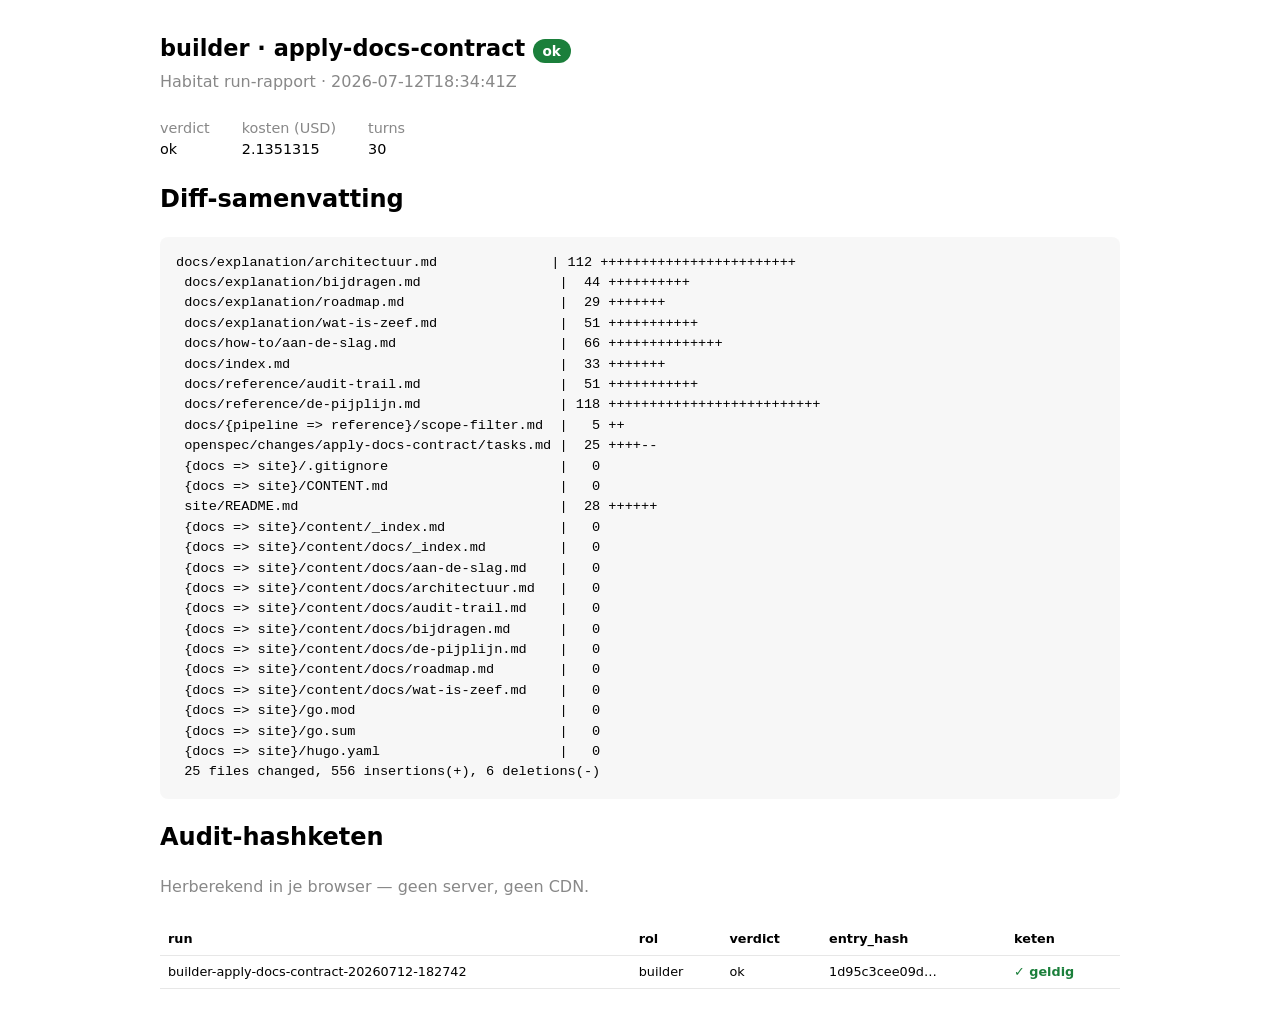
<file: .habitat/run-report-builder-apply-docs-contract-20260712-182742.html>
<!doctype html><html lang=nl><head><meta charset=utf-8>
<meta name=viewport content="width=device-width,initial-scale=1"><title>Habitat run builder-apply-docs-contract-20260712-182742</title>
<style>
:root{color-scheme:light dark}
body{font-family:system-ui,-apple-system,Segoe UI,Roboto,sans-serif;margin:0;padding:2rem;
 max-width:60rem;margin-inline:auto;line-height:1.5}
h1{font-size:1.4rem;margin:0 0 .25rem}
.sub{color:#888;margin-bottom:1.5rem}
.badge{display:inline-block;padding:.1rem .6rem;border-radius:1rem;font-weight:600;font-size:.85rem}
.ok{background:#1b7f3b;color:#fff}.bad{background:#b3261e;color:#fff}
.grid{display:flex;gap:2rem;flex-wrap:wrap;margin:1rem 0}
.grid div{font-size:.9rem}.grid b{display:block;color:#888;font-weight:500}
pre{background:#8881;padding:1rem;border-radius:.5rem;overflow-x:auto;font-size:.85rem}
table{border-collapse:collapse;width:100%;font-size:.8rem}
th,td{text-align:left;padding:.4rem .5rem;border-bottom:1px solid #8883}
code{font-family:ui-monospace,monospace}
.v-ok{color:#1b7f3b;font-weight:700}.v-bad{color:#b3261e;font-weight:700}
</style></head><body>
<h1>builder · apply-docs-contract <span class="badge ok">ok</span></h1>
<div class=sub>Habitat run-rapport · 2026-07-12T18:34:41Z</div>
<div class=grid>
 <div><b>verdict</b>ok</div><div><b>kosten (USD)</b>2.1351315</div>
 <div><b>turns</b>30</div>
</div>
<h2>Diff-samenvatting</h2><pre>docs/explanation/architectuur.md              | 112 ++++++++++++++++++++++++
 docs/explanation/bijdragen.md                 |  44 ++++++++++
 docs/explanation/roadmap.md                   |  29 +++++++
 docs/explanation/wat-is-zeef.md               |  51 +++++++++++
 docs/how-to/aan-de-slag.md                    |  66 ++++++++++++++
 docs/index.md                                 |  33 +++++++
 docs/reference/audit-trail.md                 |  51 +++++++++++
 docs/reference/de-pijplijn.md                 | 118 ++++++++++++++++++++++++++
 docs/{pipeline =&gt; reference}/scope-filter.md  |   5 ++
 openspec/changes/apply-docs-contract/tasks.md |  25 ++++--
 {docs =&gt; site}/.gitignore                     |   0
 {docs =&gt; site}/CONTENT.md                     |   0
 site/README.md                                |  28 ++++++
 {docs =&gt; site}/content/_index.md              |   0
 {docs =&gt; site}/content/docs/_index.md         |   0
 {docs =&gt; site}/content/docs/aan-de-slag.md    |   0
 {docs =&gt; site}/content/docs/architectuur.md   |   0
 {docs =&gt; site}/content/docs/audit-trail.md    |   0
 {docs =&gt; site}/content/docs/bijdragen.md      |   0
 {docs =&gt; site}/content/docs/de-pijplijn.md    |   0
 {docs =&gt; site}/content/docs/roadmap.md        |   0
 {docs =&gt; site}/content/docs/wat-is-zeef.md    |   0
 {docs =&gt; site}/go.mod                         |   0
 {docs =&gt; site}/go.sum                         |   0
 {docs =&gt; site}/hugo.yaml                      |   0
 25 files changed, 556 insertions(+), 6 deletions(-)</pre>
<h2>Audit-hashketen</h2>
<p class=sub>Herberekend in je browser — geen server, geen CDN.</p>
<table><thead><tr><th>run</th><th>rol</th><th>verdict</th><th>entry_hash</th><th>keten</th></tr></thead>
<tbody id=rows></tbody></table>
<script>
const FIELDS=["prev_hash", "ts", "role", "change", "run_id", "verdict", "subtype", "diff_hash", "cost", "turns"], CHAIN=[{"ts": "2026-07-12T18:34:41Z", "role": "builder", "change": "apply-docs-contract", "run_id": "builder-apply-docs-contract-20260712-182742", "verdict": "ok", "subtype": "success", "cost": "2.1351315", "turns": "30", "diff_hash": "70e0f415737d244ab33dc8eddec7ac249fdf3cf8d2e167f3a79836034166b5b0", "prev_hash": "", "entry_hash": "1d95c3cee09df6b17c9d397e241f2ebca153efce95c2748a1f6f3592fda1f3dd"}];
const payload=e=>FIELDS.map(f=>String(e[f]??"")).join("|");
async function sha(s){const b=await crypto.subtle.digest("SHA-256",new TextEncoder().encode(s));
 return [...new Uint8Array(b)].map(x=>x.toString(16).padStart(2,"0")).join("")}
(async()=>{const tb=document.getElementById("rows");let prev="";
 for(const e of CHAIN){const calc=await sha(payload(e));
  const ok=calc===e.entry_hash && e.prev_hash===prev;
  const tr=document.createElement("tr");
  // textContent (nooit innerHTML) — audit-waarden worden niet als HTML uitgevoerd
  const mk=(t,cls)=>{const td=document.createElement("td");td.textContent=t;if(cls)td.className=cls;tr.appendChild(td)};
  mk(e.run_id);mk(e.role);mk(e.verdict);mk((e.entry_hash||"").slice(0,12)+"\u2026");
  mk(ok?"\u2713 geldig":"\u2717 gebroken", ok?"v-ok":"v-bad");
  tb.appendChild(tr);prev=e.entry_hash;}
})();
</script></body></html>
</file>
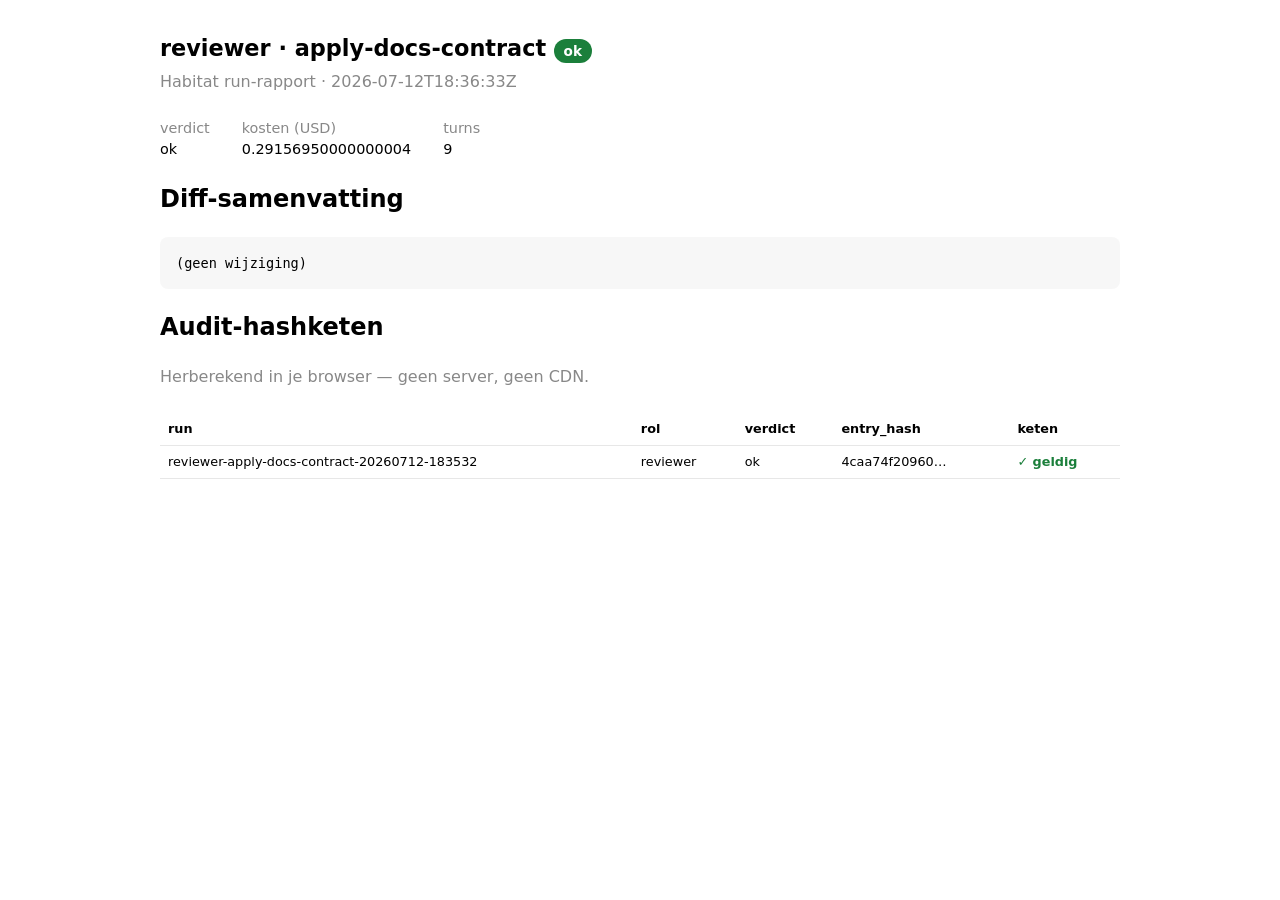
<file: .habitat/run-report-reviewer-apply-docs-contract-20260712-183532.html>
<!doctype html><html lang=nl><head><meta charset=utf-8>
<meta name=viewport content="width=device-width,initial-scale=1"><title>Habitat run reviewer-apply-docs-contract-20260712-183532</title>
<style>
:root{color-scheme:light dark}
body{font-family:system-ui,-apple-system,Segoe UI,Roboto,sans-serif;margin:0;padding:2rem;
 max-width:60rem;margin-inline:auto;line-height:1.5}
h1{font-size:1.4rem;margin:0 0 .25rem}
.sub{color:#888;margin-bottom:1.5rem}
.badge{display:inline-block;padding:.1rem .6rem;border-radius:1rem;font-weight:600;font-size:.85rem}
.ok{background:#1b7f3b;color:#fff}.bad{background:#b3261e;color:#fff}
.grid{display:flex;gap:2rem;flex-wrap:wrap;margin:1rem 0}
.grid div{font-size:.9rem}.grid b{display:block;color:#888;font-weight:500}
pre{background:#8881;padding:1rem;border-radius:.5rem;overflow-x:auto;font-size:.85rem}
table{border-collapse:collapse;width:100%;font-size:.8rem}
th,td{text-align:left;padding:.4rem .5rem;border-bottom:1px solid #8883}
code{font-family:ui-monospace,monospace}
.v-ok{color:#1b7f3b;font-weight:700}.v-bad{color:#b3261e;font-weight:700}
</style></head><body>
<h1>reviewer · apply-docs-contract <span class="badge ok">ok</span></h1>
<div class=sub>Habitat run-rapport · 2026-07-12T18:36:33Z</div>
<div class=grid>
 <div><b>verdict</b>ok</div><div><b>kosten (USD)</b>0.29156950000000004</div>
 <div><b>turns</b>9</div>
</div>
<h2>Diff-samenvatting</h2><pre>(geen wijziging)</pre>
<h2>Audit-hashketen</h2>
<p class=sub>Herberekend in je browser — geen server, geen CDN.</p>
<table><thead><tr><th>run</th><th>rol</th><th>verdict</th><th>entry_hash</th><th>keten</th></tr></thead>
<tbody id=rows></tbody></table>
<script>
const FIELDS=["prev_hash", "ts", "role", "change", "run_id", "verdict", "subtype", "diff_hash", "cost", "turns"], CHAIN=[{"ts": "2026-07-12T18:36:33Z", "role": "reviewer", "change": "apply-docs-contract", "run_id": "reviewer-apply-docs-contract-20260712-183532", "verdict": "ok", "subtype": "success", "cost": "0.29156950000000004", "turns": "9", "diff_hash": "e3b0c44298fc1c149afbf4c8996fb92427ae41e4649b934ca495991b7852b855", "prev_hash": "", "entry_hash": "4caa74f20960ecc9bc320ab20bb35b5191b0bacaa60cf8e3be7d23e6c2644c0e"}];
const payload=e=>FIELDS.map(f=>String(e[f]??"")).join("|");
async function sha(s){const b=await crypto.subtle.digest("SHA-256",new TextEncoder().encode(s));
 return [...new Uint8Array(b)].map(x=>x.toString(16).padStart(2,"0")).join("")}
(async()=>{const tb=document.getElementById("rows");let prev="";
 for(const e of CHAIN){const calc=await sha(payload(e));
  const ok=calc===e.entry_hash && e.prev_hash===prev;
  const tr=document.createElement("tr");
  // textContent (nooit innerHTML) — audit-waarden worden niet als HTML uitgevoerd
  const mk=(t,cls)=>{const td=document.createElement("td");td.textContent=t;if(cls)td.className=cls;tr.appendChild(td)};
  mk(e.run_id);mk(e.role);mk(e.verdict);mk((e.entry_hash||"").slice(0,12)+"\u2026");
  mk(ok?"\u2713 geldig":"\u2717 gebroken", ok?"v-ok":"v-bad");
  tb.appendChild(tr);prev=e.entry_hash;}
})();
</script></body></html>
</file>
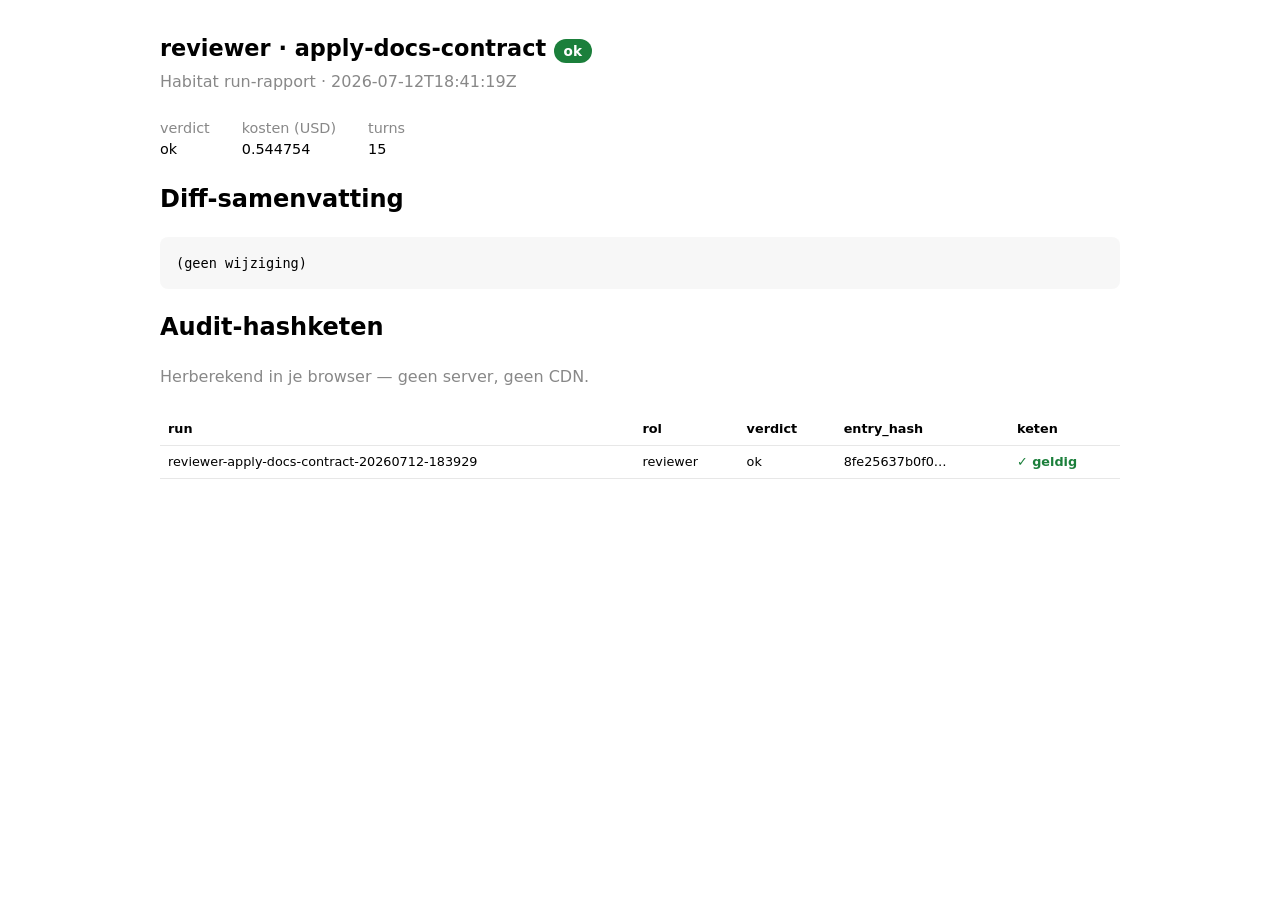
<file: .habitat/run-report-reviewer-apply-docs-contract-20260712-183929.html>
<!doctype html><html lang=nl><head><meta charset=utf-8>
<meta name=viewport content="width=device-width,initial-scale=1"><title>Habitat run reviewer-apply-docs-contract-20260712-183929</title>
<style>
:root{color-scheme:light dark}
body{font-family:system-ui,-apple-system,Segoe UI,Roboto,sans-serif;margin:0;padding:2rem;
 max-width:60rem;margin-inline:auto;line-height:1.5}
h1{font-size:1.4rem;margin:0 0 .25rem}
.sub{color:#888;margin-bottom:1.5rem}
.badge{display:inline-block;padding:.1rem .6rem;border-radius:1rem;font-weight:600;font-size:.85rem}
.ok{background:#1b7f3b;color:#fff}.bad{background:#b3261e;color:#fff}
.grid{display:flex;gap:2rem;flex-wrap:wrap;margin:1rem 0}
.grid div{font-size:.9rem}.grid b{display:block;color:#888;font-weight:500}
pre{background:#8881;padding:1rem;border-radius:.5rem;overflow-x:auto;font-size:.85rem}
table{border-collapse:collapse;width:100%;font-size:.8rem}
th,td{text-align:left;padding:.4rem .5rem;border-bottom:1px solid #8883}
code{font-family:ui-monospace,monospace}
.v-ok{color:#1b7f3b;font-weight:700}.v-bad{color:#b3261e;font-weight:700}
</style></head><body>
<h1>reviewer · apply-docs-contract <span class="badge ok">ok</span></h1>
<div class=sub>Habitat run-rapport · 2026-07-12T18:41:19Z</div>
<div class=grid>
 <div><b>verdict</b>ok</div><div><b>kosten (USD)</b>0.544754</div>
 <div><b>turns</b>15</div>
</div>
<h2>Diff-samenvatting</h2><pre>(geen wijziging)</pre>
<h2>Audit-hashketen</h2>
<p class=sub>Herberekend in je browser — geen server, geen CDN.</p>
<table><thead><tr><th>run</th><th>rol</th><th>verdict</th><th>entry_hash</th><th>keten</th></tr></thead>
<tbody id=rows></tbody></table>
<script>
const FIELDS=["prev_hash", "ts", "role", "change", "run_id", "verdict", "subtype", "diff_hash", "cost", "turns"], CHAIN=[{"ts": "2026-07-12T18:41:19Z", "role": "reviewer", "change": "apply-docs-contract", "run_id": "reviewer-apply-docs-contract-20260712-183929", "verdict": "ok", "subtype": "success", "cost": "0.544754", "turns": "15", "diff_hash": "e3b0c44298fc1c149afbf4c8996fb92427ae41e4649b934ca495991b7852b855", "prev_hash": "", "entry_hash": "8fe25637b0f0323e2cde964ec5196e15b971158a1484821c8c971bdf4c142218"}];
const payload=e=>FIELDS.map(f=>String(e[f]??"")).join("|");
async function sha(s){const b=await crypto.subtle.digest("SHA-256",new TextEncoder().encode(s));
 return [...new Uint8Array(b)].map(x=>x.toString(16).padStart(2,"0")).join("")}
(async()=>{const tb=document.getElementById("rows");let prev="";
 for(const e of CHAIN){const calc=await sha(payload(e));
  const ok=calc===e.entry_hash && e.prev_hash===prev;
  const tr=document.createElement("tr");
  // textContent (nooit innerHTML) — audit-waarden worden niet als HTML uitgevoerd
  const mk=(t,cls)=>{const td=document.createElement("td");td.textContent=t;if(cls)td.className=cls;tr.appendChild(td)};
  mk(e.run_id);mk(e.role);mk(e.verdict);mk((e.entry_hash||"").slice(0,12)+"\u2026");
  mk(ok?"\u2713 geldig":"\u2717 gebroken", ok?"v-ok":"v-bad");
  tb.appendChild(tr);prev=e.entry_hash;}
})();
</script></body></html>
</file>
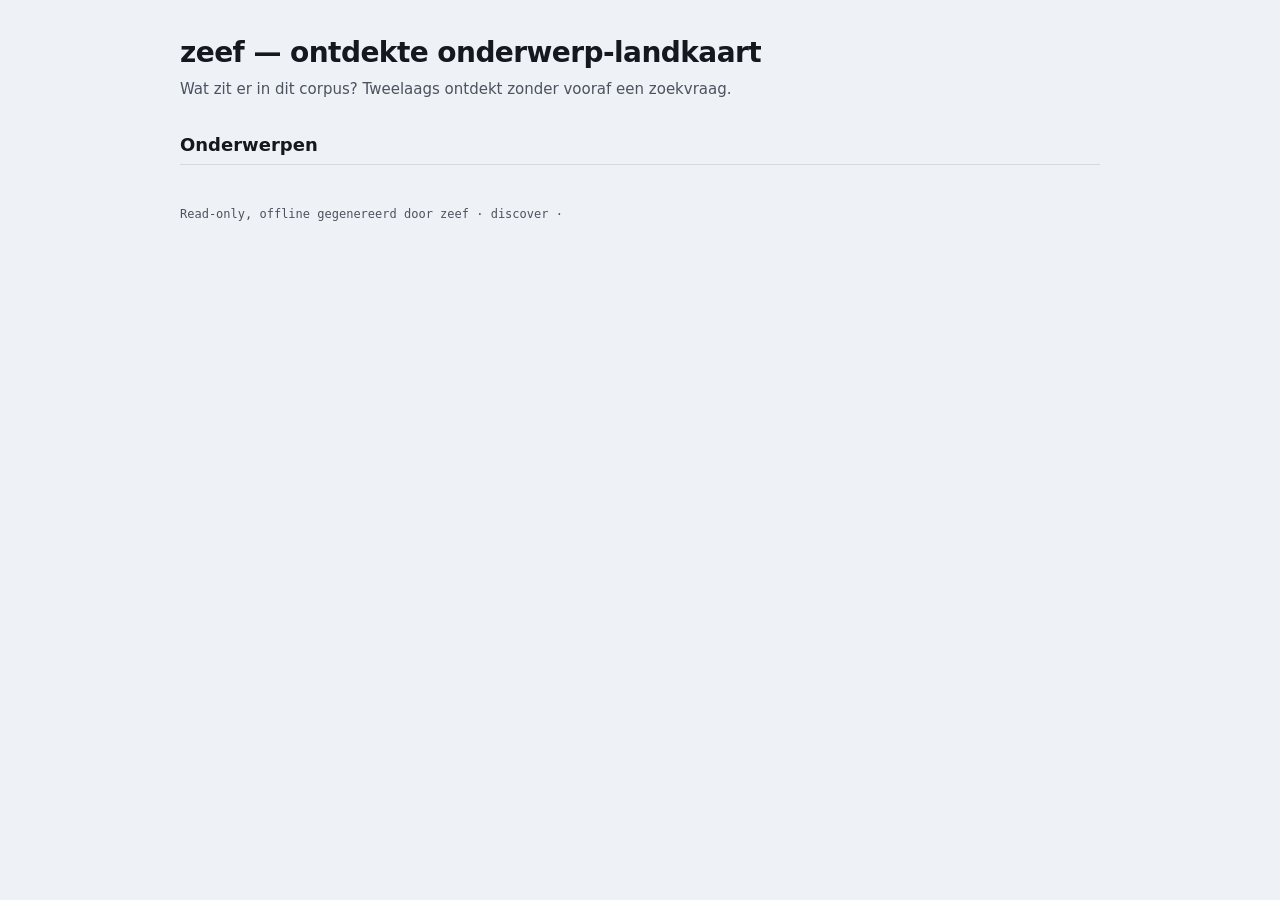
<file: src/zeef/templates/discover_report.html>
<!doctype html>
<!-- SPDX-License-Identifier: MIT -->
<!-- zeef — discover report.html: self-contained, read-only onderwerp-landkaart. Geen server, geen
     netwerk, geen externe bronnen. De landkaart staat inline in het application/json-blok; vanilla
     JS rendert via de DOM-tekstweg (textContent), zodat onvertrouwde tekst nooit als markup uitvoert. -->
<html lang="nl">
<head>
<meta charset="utf-8">
<meta name="viewport" content="width=device-width, initial-scale=1">
<title>zeef — ontdekte onderwerp-landkaart</title>
<style>
  :root { --ink:#14181f; --soft:#4a535f; --line:#d3dae2; --ground:#eef1f5; --panel:#fff;
          --accent:#1b43c8; --warn:#9a5414; --warnbg:#f6e7d6; }
  * { box-sizing:border-box; }
  body { margin:0; background:var(--ground); color:var(--ink); line-height:1.5;
         font-family: system-ui, -apple-system, "Segoe UI", Roboto, sans-serif; }
  .wrap { max-width:960px; margin:0 auto; padding:32px 20px 64px; }
  header h1 { font-size:28px; margin:0 0 4px; letter-spacing:-0.02em; }
  .lead { color:var(--soft); font-size:15px; }
  .counts { margin-top:10px; font-family:ui-monospace,Menlo,Consolas,monospace; font-size:13px;
            color:var(--soft); }
  h2 { font-size:18px; margin:30px 0 10px; border-bottom:1px solid var(--line); padding-bottom:6px; }
  details { background:var(--panel); border:1px solid var(--line); border-radius:3px; margin:6px 0; }
  details.deel { margin:6px 0 6px 18px; }
  summary { cursor:pointer; padding:8px 12px; user-select:none; }
  summary .label { font-weight:650; }
  summary .count { color:var(--soft); font-family:ui-monospace,Menlo,monospace; font-size:12px; }
  .summary { padding:4px 14px 8px; color:var(--soft); font-size:14px; border-top:1px solid var(--line); }
  .docs { padding:2px 14px 10px; }
  .doc { font-family:ui-monospace,Menlo,monospace; font-size:13px; padding:2px 0; }
  .badge { display:inline-block; font-size:11px; padding:1px 7px; border-radius:2px; margin-left:8px;
           background:var(--warnbg); color:var(--warn); }
  footer { margin-top:40px; color:var(--soft); font-family:ui-monospace,Menlo,monospace; font-size:12px; }
</style>
</head>
<body>
<div class="wrap">
  <header>
    <h1>zeef — ontdekte onderwerp-landkaart</h1>
    <div class="lead">Wat zit er in dit corpus? Tweelaags ontdekt zonder vooraf een zoekvraag.</div>
    <div class="counts" id="counts"></div>
  </header>
  <h2>Onderwerpen</h2>
  <div id="map"></div>
  <footer>Read-only, offline gegenereerd door zeef · discover · <span id="generated"></span></footer>
</div>

<script type="application/json" id="zeef-data">__ZEEF_DATA__</script>
<script>
(function () {
  "use strict";
  var data = JSON.parse(document.getElementById("zeef-data").textContent);
  function el(tag, text, cls) {
    var e = document.createElement(tag);
    if (text != null) e.textContent = text;  // DOM-tekstweg: onvertrouwde tekst escapet hier
    if (cls) e.className = cls;
    return e;
  }
  function byId(id) { return document.getElementById(id); }
  var docs = data.documents || {};

  var onderwerpen = data.onderwerpen || [];
  var deelTotaal = onderwerpen.reduce(function (a, o) { return a + (o.deelonderwerpen || []).length; }, 0);
  byId("counts").textContent =
    Object.keys(docs).length + " documenten · " + onderwerpen.length + " onderwerpen · " +
    deelTotaal + " deelonderwerpen";
  byId("generated").textContent = data.generated_at || "";

  var map = byId("map");
  onderwerpen.forEach(function (ond) {
    var d = el("details", null, "onderwerp");
    var s = el("summary");
    s.appendChild(el("span", ond.label, "label"));
    var subs = ond.deelonderwerpen || [];
    var n = subs.reduce(function (a, sub) { return a + (sub.doc_ids || []).length; }, 0);
    s.appendChild(el("span", " (" + n + ")", "count"));
    d.appendChild(s);
    subs.forEach(function (sub) {
      var dd = el("details", null, "deel");
      var ss = el("summary");
      ss.appendChild(el("span", sub.label, "label"));
      ss.appendChild(el("span", " (" + (sub.doc_ids || []).length + ")", "count"));
      dd.appendChild(ss);
      if (sub.summary) dd.appendChild(el("div", sub.summary, "summary"));
      var list = el("div", null, "docs");
      (sub.doc_ids || []).forEach(function (id) {
        var doc = docs[id] || {};
        var line = el("div", null, "doc");
        line.appendChild(el("span", doc.name || id));
        if (doc.redaction) line.appendChild(el("span", "gelakt", "badge"));
        list.appendChild(line);
      });
      dd.appendChild(list);
      d.appendChild(dd);
    });
    map.appendChild(d);
  });
})();
</script>
</body>
</html>
</file>
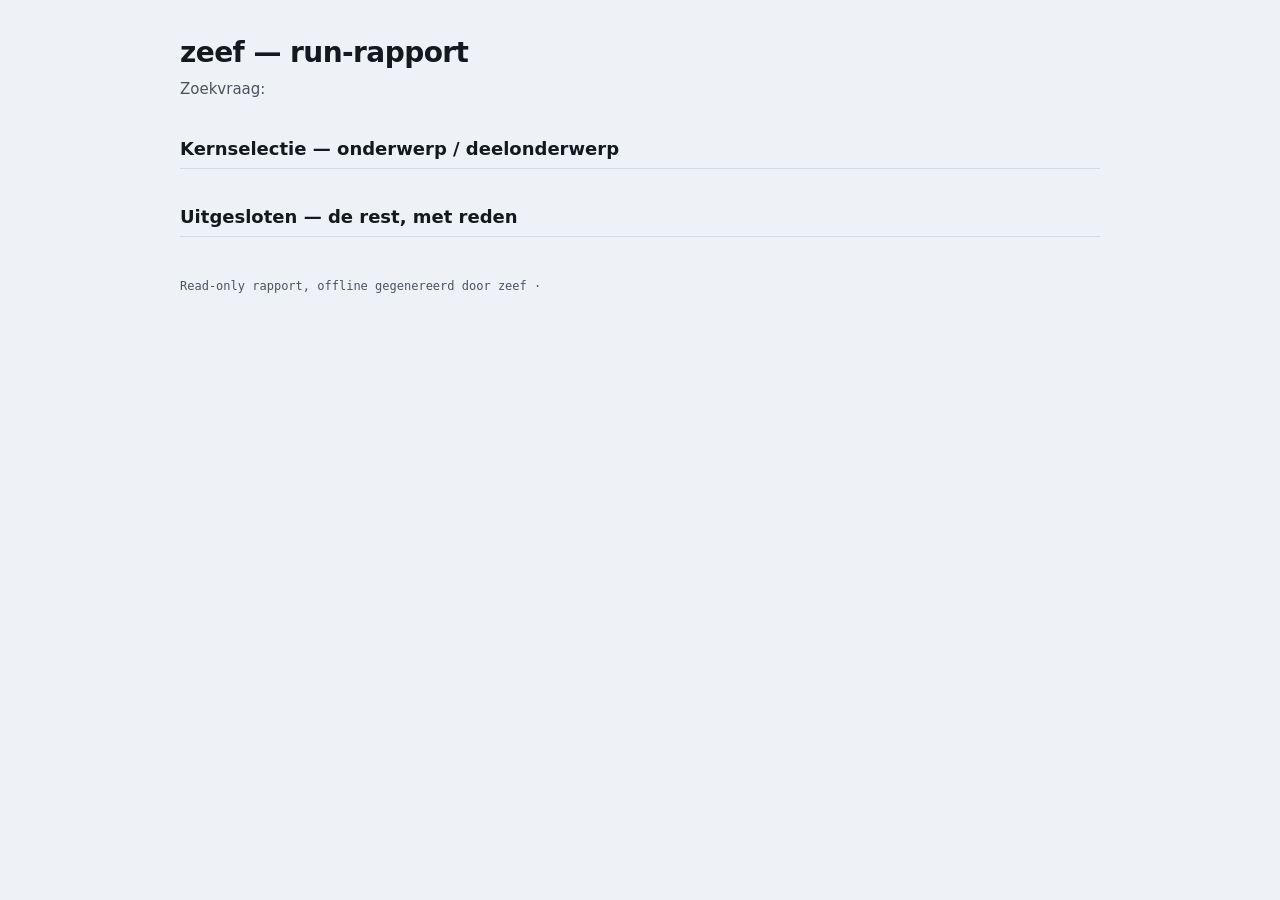
<file: src/zeef/templates/report.html>
<!doctype html>
<!-- SPDX-License-Identifier: MIT -->
<!-- zeef — report.html: self-contained, read-only run-rapport. Geen server, geen netwerk, geen
     externe bronnen. De run-data staat inline in het application/json-blok; vanilla JS rendert die
     via de DOM-tekstweg (textContent), zodat onvertrouwde tekst nooit als markup uitvoert. -->
<html lang="nl">
<head>
<meta charset="utf-8">
<meta name="viewport" content="width=device-width, initial-scale=1">
<title>zeef — run-rapport</title>
<style>
  :root { --ink:#14181f; --soft:#4a535f; --line:#d3dae2; --ground:#eef1f5; --panel:#fff;
          --accent:#1b43c8; --warn:#9a5414; --warnbg:#f6e7d6; }
  * { box-sizing:border-box; }
  body { margin:0; background:var(--ground); color:var(--ink); line-height:1.5;
         font-family: system-ui, -apple-system, "Segoe UI", Roboto, sans-serif; }
  .wrap { max-width:960px; margin:0 auto; padding:32px 20px 64px; }
  header h1 { font-size:28px; margin:0 0 4px; letter-spacing:-0.02em; }
  .query { color:var(--soft); font-size:15px; }
  .counts { margin-top:10px; font-family:ui-monospace,Menlo,Consolas,monospace; font-size:13px;
            color:var(--soft); }
  h2 { font-size:18px; margin:34px 0 10px; border-bottom:1px solid var(--line); padding-bottom:6px; }
  details { background:var(--panel); border:1px solid var(--line); border-radius:3px; margin:6px 0; }
  details.deel, details.doc, details.exreason { margin:6px 0 6px 18px; }
  summary { cursor:pointer; padding:8px 12px; user-select:none; }
  summary .label { font-weight:650; }
  summary .count { color:var(--soft); font-family:ui-monospace,Menlo,monospace; font-size:12px; }
  .docname { font-family:ui-monospace,Menlo,monospace; font-size:13px; }
  .docscore { float:right; font-family:ui-monospace,Menlo,monospace; font-weight:700;
              color:var(--accent); }
  .badge { display:inline-block; font-size:11px; padding:1px 7px; border-radius:2px; margin-left:8px;
           vertical-align:middle; }
  .badge.redaction { background:var(--warnbg); color:var(--warn); }
  .docbody { padding:4px 14px 12px; border-top:1px solid var(--line); }
  .field { margin:6px 0; font-size:14px; }
  .fieldlabel { font-weight:650; color:var(--soft); }
  .relations { margin-top:8px; }
  .relation { font-family:ui-monospace,Menlo,monospace; font-size:12px; color:var(--soft); }
  .relkind { color:var(--accent); }
  .exdoc { padding:3px 14px; font-family:ui-monospace,Menlo,monospace; font-size:13px;
           border-top:1px solid var(--line); }
  .missing { color:var(--warn); padding:3px 14px; }
  footer { margin-top:40px; color:var(--soft); font-family:ui-monospace,Menlo,monospace; font-size:12px; }
</style>
</head>
<body>
<div class="wrap">
  <header>
    <h1>zeef — run-rapport</h1>
    <div class="query">Zoekvraag: <span id="query"></span></div>
    <div class="counts" id="counts"></div>
  </header>

  <h2>Kernselectie — onderwerp / deelonderwerp</h2>
  <div id="core"></div>

  <h2>Uitgesloten — de rest, met reden</h2>
  <div id="excluded"></div>

  <footer>Read-only rapport, offline gegenereerd door zeef · <span id="generated"></span></footer>
</div>

<script type="application/json" id="zeef-data">__ZEEF_DATA__</script>
<script>
(function () {
  "use strict";
  var data = JSON.parse(document.getElementById("zeef-data").textContent);

  function el(tag, text, cls) {
    var e = document.createElement(tag);
    if (text != null) e.textContent = text;  // DOM-tekstweg: onvertrouwde tekst escapet hier
    if (cls) e.className = cls;
    return e;
  }
  function field(label, value) {
    var d = el("div", null, "field");
    d.appendChild(el("span", label + ": ", "fieldlabel"));
    d.appendChild(el("span", value, "fieldval"));
    return d;
  }
  function byId(id) { return document.getElementById(id); }

  byId("query").textContent = data.query || "—";
  var c = data.counts || {};
  byId("counts").textContent =
    (c.selected || 0) + " geselecteerd · " + (c.out_of_scope || 0) + " uitgesloten (wv. " +
    (c.validity_excluded || 0) + " validity) · " + (c.total || 0) + " totaal";
  byId("generated").textContent = data.generated_at || "";

  function renderDoc(doc, id) {
    if (!doc) return el("div", id + " (detail ontbreekt)", "missing");
    var wrap = el("details", null, "doc");
    var sm = el("summary");
    sm.appendChild(el("span", doc.name || doc.id, "docname"));
    sm.appendChild(el("span", String(Math.round((doc.score || 0) * 100)), "docscore"));
    if (doc.redaction) sm.appendChild(el("span", "gelakt", "badge redaction"));
    wrap.appendChild(sm);
    var body = el("div", null, "docbody");
    // Deterministische "why" (converge-ranking D23): de best-matchende passage + de querytermen
    // die erin voorkomen. Reproduceerbaar zonder LLM; dit is de dragende toelichting.
    if (doc.why_passage) body.appendChild(field("Best-matchende passage", doc.why_passage));
    if (doc.why_terms && doc.why_terms.length)
      body.appendChild(field("Overlappende querytermen", doc.why_terms.join(", ")));
    if (doc.summary) body.appendChild(field("Samenvatting", doc.summary));
    // De LLM-motivatie is een gelabelde, niet-dragende gloss: bij conflict wint de passage hierboven.
    if (doc.rationale) body.appendChild(field("Motivatie (LLM-toelichting, indicatief)", doc.rationale));
    if (doc.reason) body.appendChild(field("Reden", doc.reason));
    if (doc.redaction) body.appendChild(field("Status", doc.redaction));
    var rels = doc.relations || [];
    if (rels.length) {
      var box = el("div", null, "relations");
      box.appendChild(el("div", "Relaties", "fieldlabel"));
      rels.forEach(function (r) {
        var line = el("div", null, "relation");
        line.appendChild(el("span", r.kind, "relkind"));
        var tgt = (data.documents || {})[r.target];
        line.appendChild(el("span", " → " + (tgt ? (tgt.name || r.target) : r.target)));
        if (r.evidence) line.appendChild(el("span", " (" + r.evidence + ")"));
        box.appendChild(line);
      });
      body.appendChild(box);
    }
    wrap.appendChild(body);
    return wrap;
  }

  var core = byId("core");
  var topics = (data.topics && data.topics.onderwerpen) || [];
  topics.forEach(function (ond) {
    var d = el("details", null, "onderwerp");
    var s = el("summary");
    s.appendChild(el("span", ond.label, "label"));
    var subs = ond.deelonderwerpen || [];
    var n = subs.reduce(function (a, sub) { return a + (sub.doc_ids || []).length; }, 0);
    s.appendChild(el("span", " (" + n + ")", "count"));
    d.appendChild(s);
    subs.forEach(function (sub) {
      var dd = el("details", null, "deel");
      var ss = el("summary");
      ss.appendChild(el("span", sub.label, "label"));
      ss.appendChild(el("span", " (" + (sub.doc_ids || []).length + ")", "count"));
      dd.appendChild(ss);
      (sub.doc_ids || []).forEach(function (id) {
        dd.appendChild(renderDoc((data.documents || {})[id], id));
      });
      d.appendChild(dd);
    });
    core.appendChild(d);
  });

  var ex = byId("excluded");
  var groups = [["validity", "Validity-uitsluitingen (mechanisch onbruikbaar)"],
                ["semantic", "Semantisch buiten scope"]];
  groups.forEach(function (g) {
    var items = (data.excluded || []).filter(function (e) { return e.kind === g[0]; });
    if (!items.length) return;
    var d = el("details", null, "exgroup");
    var s = el("summary");
    s.appendChild(el("span", g[1], "label"));
    s.appendChild(el("span", " (" + items.length + ")", "count"));
    d.appendChild(s);
    var byReason = {};
    items.forEach(function (e) { (byReason[e.reason] = byReason[e.reason] || []).push(e); });
    Object.keys(byReason).sort().forEach(function (reason) {
      var rd = el("details", null, "exreason");
      var rs = el("summary");
      rs.appendChild(el("span", reason, "label"));
      rs.appendChild(el("span", " (" + byReason[reason].length + ")", "count"));
      rd.appendChild(rs);
      byReason[reason].forEach(function (e) {
        var line = el("div", null, "exdoc");
        line.appendChild(el("span", e.name || e.id, "docname"));
        if (e.redaction) line.appendChild(el("span", "gelakt", "badge redaction"));
        rd.appendChild(line);
      });
      d.appendChild(rd);
    });
    ex.appendChild(d);
  });
})();
</script>
</body>
</html>
</file>
